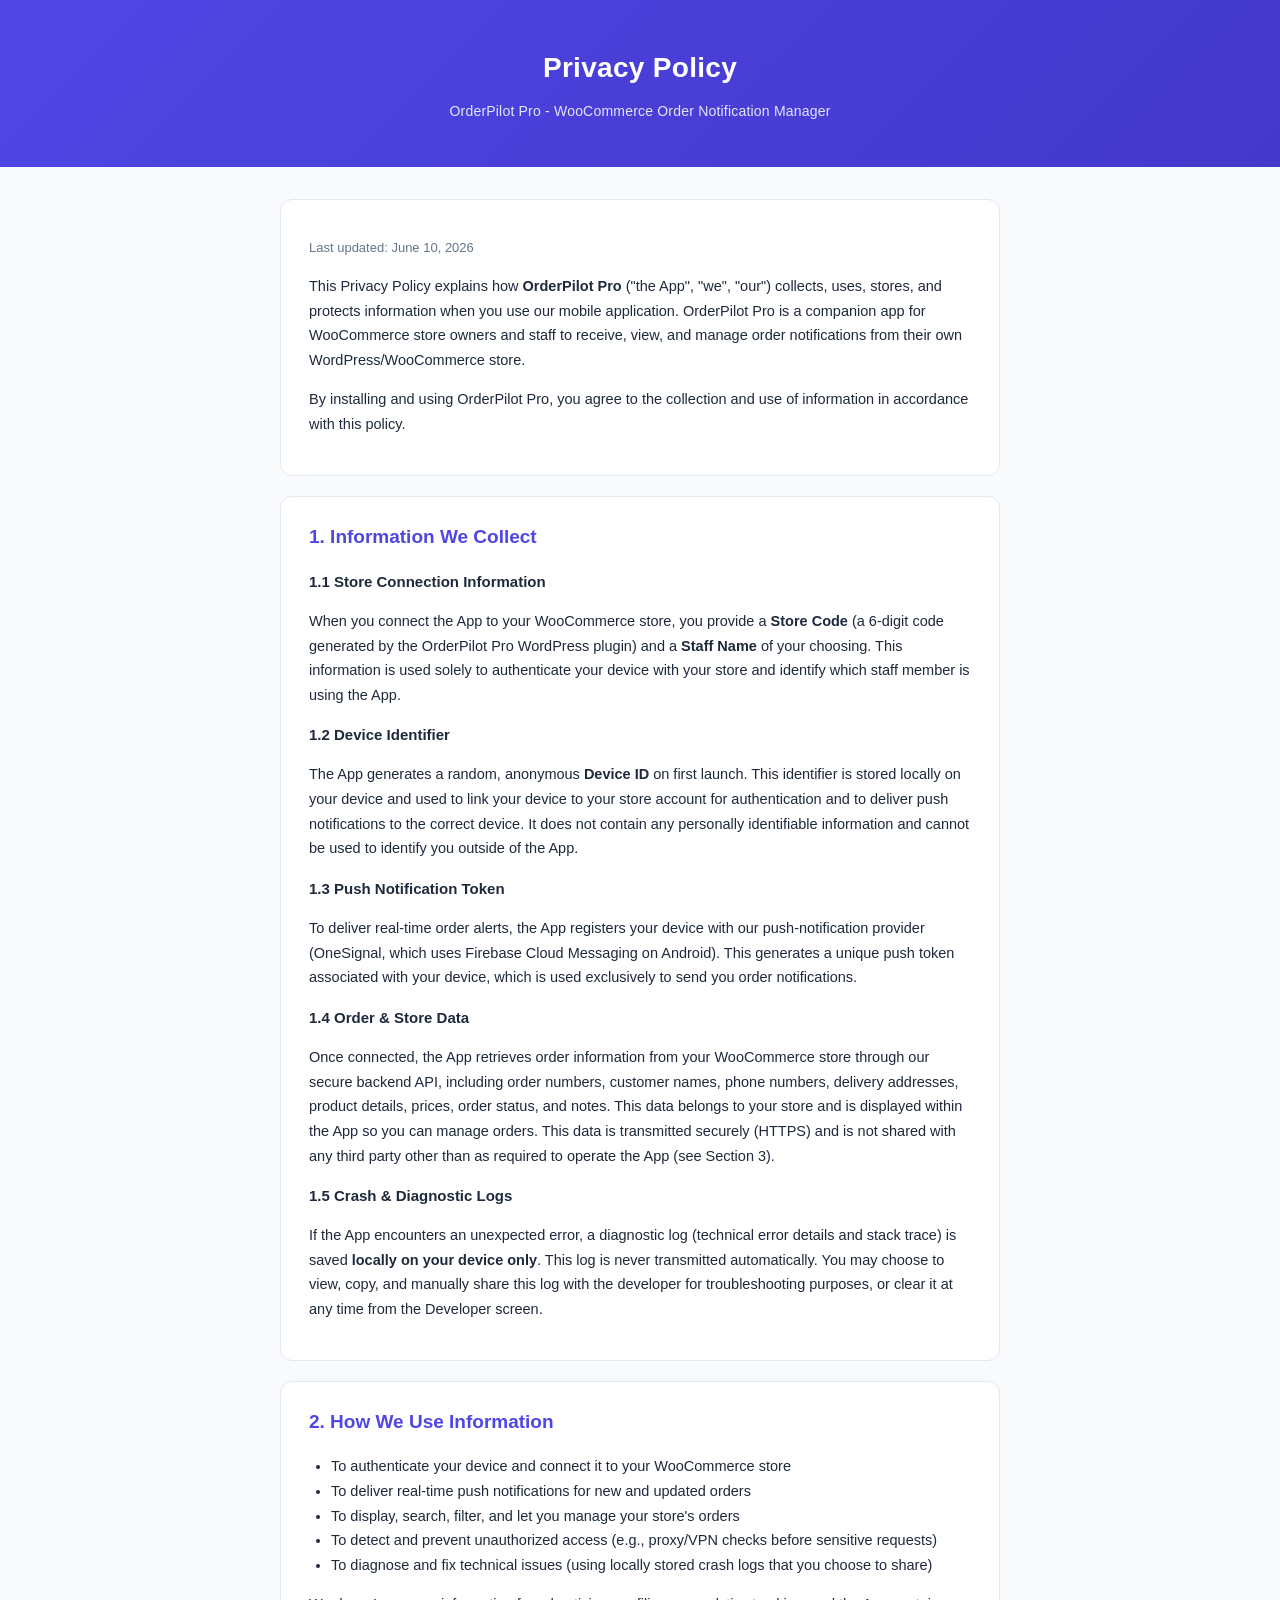
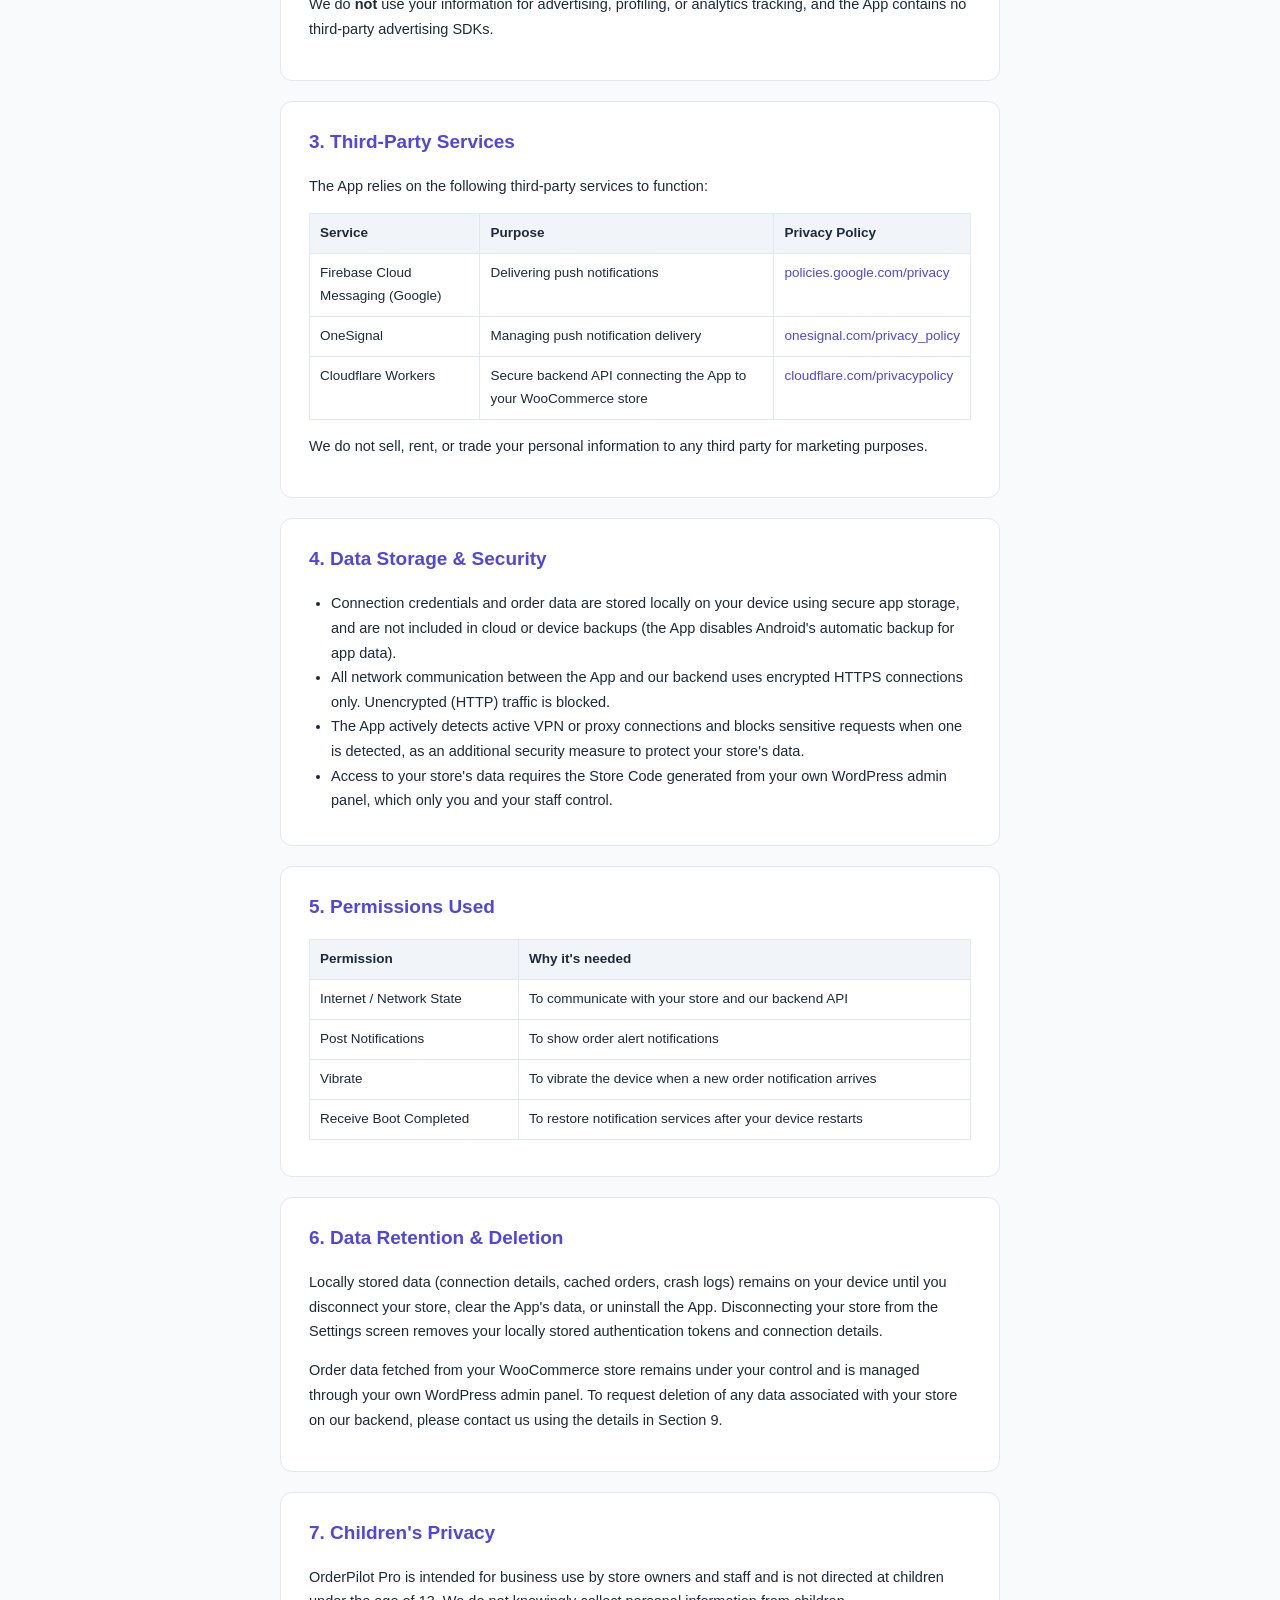
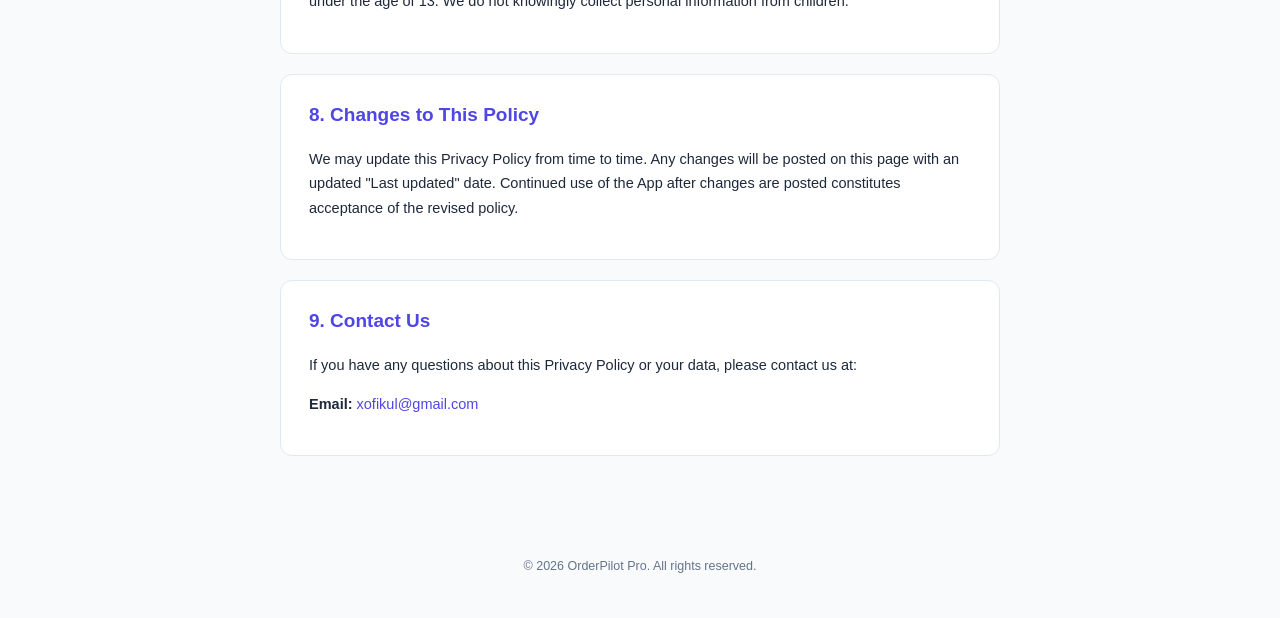
<file: Policy/index.html>
<!DOCTYPE html>
<html lang="en">
<head>
<meta charset="UTF-8">
<meta name="viewport" content="width=device-width, initial-scale=1.0">
<title>Privacy Policy - OrderPilot Pro</title>
<style>
  :root {
    --primary: #4f46e5;
    --bg: #f8fafc;
    --surface: #ffffff;
    --border: #e2e8f0;
    --text: #1e293b;
    --muted: #64748b;
  }
  * { box-sizing: border-box; }
  body {
    margin: 0;
    font-family: -apple-system, BlinkMacSystemFont, "Segoe UI", Roboto, Helvetica, Arial, sans-serif;
    background: var(--bg);
    color: var(--text);
    line-height: 1.7;
  }
  header {
    background: linear-gradient(135deg, #4f46e5 0%, #4338ca 100%);
    color: #fff;
    padding: 44px 20px;
    text-align: center;
  }
  header h1 {
    margin: 0 0 8px;
    font-size: 28px;
    letter-spacing: 0.3px;
  }
  header p {
    margin: 0;
    color: #e0e7ff;
    font-size: 14px;
    font-weight: 500;
    letter-spacing: 0.2px;
  }
  main {
    max-width: 760px;
    margin: 0 auto;
    padding: 32px 20px 80px;
  }
  .card {
    background: var(--surface);
    border: 1px solid var(--border);
    border-radius: 12px;
    padding: 24px 28px;
    margin-bottom: 20px;
  }
  h2 {
    font-size: 19px;
    margin-top: 0;
    color: var(--primary);
  }
  h3 {
    font-size: 15px;
    margin-bottom: 6px;
  }
  p, li {
    font-size: 14.5px;
    color: var(--text);
  }
  ul {
    padding-left: 22px;
    margin: 8px 0;
  }
  a {
    color: var(--primary);
    text-decoration: none;
  }
  a:hover { text-decoration: underline; }
  .muted {
    color: var(--muted);
    font-size: 13px;
  }
  table {
    width: 100%;
    border-collapse: collapse;
    margin: 12px 0;
    font-size: 13.5px;
  }
  th, td {
    border: 1px solid var(--border);
    padding: 8px 10px;
    text-align: left;
    vertical-align: top;
  }
  th {
    background: #f1f5f9;
  }
  footer {
    text-align: center;
    color: var(--muted);
    font-size: 12.5px;
    padding-bottom: 40px;
  }
</style>
</head>
<body>

<header>
  <h1>Privacy Policy</h1>
  <p>OrderPilot Pro - WooCommerce Order Notification Manager</p>
</header>

<main>

  <div class="card">
    <p class="muted">Last updated: June 10, 2026</p>
    <p>
      This Privacy Policy explains how <strong>OrderPilot Pro</strong> ("the App", "we", "our")
      collects, uses, stores, and protects information when you use our mobile application.
      OrderPilot Pro is a companion app for WooCommerce store owners and staff to receive,
      view, and manage order notifications from their own WordPress/WooCommerce store.
    </p>
    <p>
      By installing and using OrderPilot Pro, you agree to the collection and use of
      information in accordance with this policy.
    </p>
  </div>

  <div class="card">
    <h2>1. Information We Collect</h2>

    <h3>1.1 Store Connection Information</h3>
    <p>
      When you connect the App to your WooCommerce store, you provide a
      <strong>Store Code</strong> (a 6-digit code generated by the OrderPilot Pro
      WordPress plugin) and a <strong>Staff Name</strong> of your choosing. This
      information is used solely to authenticate your device with your store and
      identify which staff member is using the App.
    </p>

    <h3>1.2 Device Identifier</h3>
    <p>
      The App generates a random, anonymous <strong>Device ID</strong> on first launch.
      This identifier is stored locally on your device and used to link your device
      to your store account for authentication and to deliver push notifications to
      the correct device. It does not contain any personally identifiable information
      and cannot be used to identify you outside of the App.
    </p>

    <h3>1.3 Push Notification Token</h3>
    <p>
      To deliver real-time order alerts, the App registers your device with our
      push-notification provider (OneSignal, which uses Firebase Cloud Messaging on
      Android). This generates a unique push token associated with your device,
      which is used exclusively to send you order notifications.
    </p>

    <h3>1.4 Order &amp; Store Data</h3>
    <p>
      Once connected, the App retrieves order information from your WooCommerce
      store through our secure backend API, including order numbers, customer
      names, phone numbers, delivery addresses, product details, prices, order
      status, and notes. This data belongs to your store and is displayed within
      the App so you can manage orders. This data is transmitted securely
      (HTTPS) and is not shared with any third party other than as required to
      operate the App (see Section 3).
    </p>

    <h3>1.5 Crash &amp; Diagnostic Logs</h3>
    <p>
      If the App encounters an unexpected error, a diagnostic log (technical error
      details and stack trace) is saved <strong>locally on your device only</strong>.
      This log is never transmitted automatically. You may choose to view, copy,
      and manually share this log with the developer for troubleshooting purposes,
      or clear it at any time from the Developer screen.
    </p>
  </div>

  <div class="card">
    <h2>2. How We Use Information</h2>
    <ul>
      <li>To authenticate your device and connect it to your WooCommerce store</li>
      <li>To deliver real-time push notifications for new and updated orders</li>
      <li>To display, search, filter, and let you manage your store's orders</li>
      <li>To detect and prevent unauthorized access (e.g., proxy/VPN checks before
        sensitive requests)</li>
      <li>To diagnose and fix technical issues (using locally stored crash logs that
        you choose to share)</li>
    </ul>
    <p>We do <strong>not</strong> use your information for advertising, profiling, or
      analytics tracking, and the App contains no third-party advertising SDKs.</p>
  </div>

  <div class="card">
    <h2>3. Third-Party Services</h2>
    <p>The App relies on the following third-party services to function:</p>
    <table>
      <tr><th>Service</th><th>Purpose</th><th>Privacy Policy</th></tr>
      <tr>
        <td>Firebase Cloud Messaging (Google)</td>
        <td>Delivering push notifications</td>
        <td><a href="https://policies.google.com/privacy" target="_blank" rel="noopener">policies.google.com/privacy</a></td>
      </tr>
      <tr>
        <td>OneSignal</td>
        <td>Managing push notification delivery</td>
        <td><a href="https://onesignal.com/privacy_policy" target="_blank" rel="noopener">onesignal.com/privacy_policy</a></td>
      </tr>
      <tr>
        <td>Cloudflare Workers</td>
        <td>Secure backend API connecting the App to your WooCommerce store</td>
        <td><a href="https://www.cloudflare.com/privacypolicy/" target="_blank" rel="noopener">cloudflare.com/privacypolicy</a></td>
      </tr>
    </table>
    <p>
      We do not sell, rent, or trade your personal information to any third party
      for marketing purposes.
    </p>
  </div>

  <div class="card">
    <h2>4. Data Storage &amp; Security</h2>
    <ul>
      <li>Connection credentials and order data are stored locally on your device
        using secure app storage, and are not included in cloud or device backups
        (the App disables Android's automatic backup for app data).</li>
      <li>All network communication between the App and our backend uses encrypted
        HTTPS connections only. Unencrypted (HTTP) traffic is blocked.</li>
      <li>The App actively detects active VPN or proxy connections and blocks
        sensitive requests when one is detected, as an additional security
        measure to protect your store's data.</li>
      <li>Access to your store's data requires the Store Code generated from your
        own WordPress admin panel, which only you and your staff control.</li>
    </ul>
  </div>

  <div class="card">
    <h2>5. Permissions Used</h2>
    <table>
      <tr><th>Permission</th><th>Why it's needed</th></tr>
      <tr><td>Internet / Network State</td><td>To communicate with your store and our backend API</td></tr>
      <tr><td>Post Notifications</td><td>To show order alert notifications</td></tr>
      <tr><td>Vibrate</td><td>To vibrate the device when a new order notification arrives</td></tr>
      <tr><td>Receive Boot Completed</td><td>To restore notification services after your device restarts</td></tr>
    </table>
  </div>

  <div class="card">
    <h2>6. Data Retention &amp; Deletion</h2>
    <p>
      Locally stored data (connection details, cached orders, crash logs) remains
      on your device until you disconnect your store, clear the App's data, or
      uninstall the App. Disconnecting your store from the Settings screen removes
      your locally stored authentication tokens and connection details.
    </p>
    <p>
      Order data fetched from your WooCommerce store remains under your control
      and is managed through your own WordPress admin panel. To request deletion
      of any data associated with your store on our backend, please contact us
      using the details in Section 9.
    </p>
  </div>

  <div class="card">
    <h2>7. Children's Privacy</h2>
    <p>
      OrderPilot Pro is intended for business use by store owners and staff and is
      not directed at children under the age of 13. We do not knowingly collect
      personal information from children.
    </p>
  </div>

  <div class="card">
    <h2>8. Changes to This Policy</h2>
    <p>
      We may update this Privacy Policy from time to time. Any changes will be
      posted on this page with an updated "Last updated" date. Continued use of
      the App after changes are posted constitutes acceptance of the revised
      policy.
    </p>
  </div>

  <div class="card">
    <h2>9. Contact Us</h2>
    <p>
      If you have any questions about this Privacy Policy or your data, please
      contact us at:
    </p>
    <p>
      <strong>Email:</strong> <a href="mailto:xofikul@gmail.com">xofikul@gmail.com</a>
    </p>
  </div>

</main>

<footer>
  &copy; 2026 OrderPilot Pro. All rights reserved.
</footer>

</body>
</html>
</file>
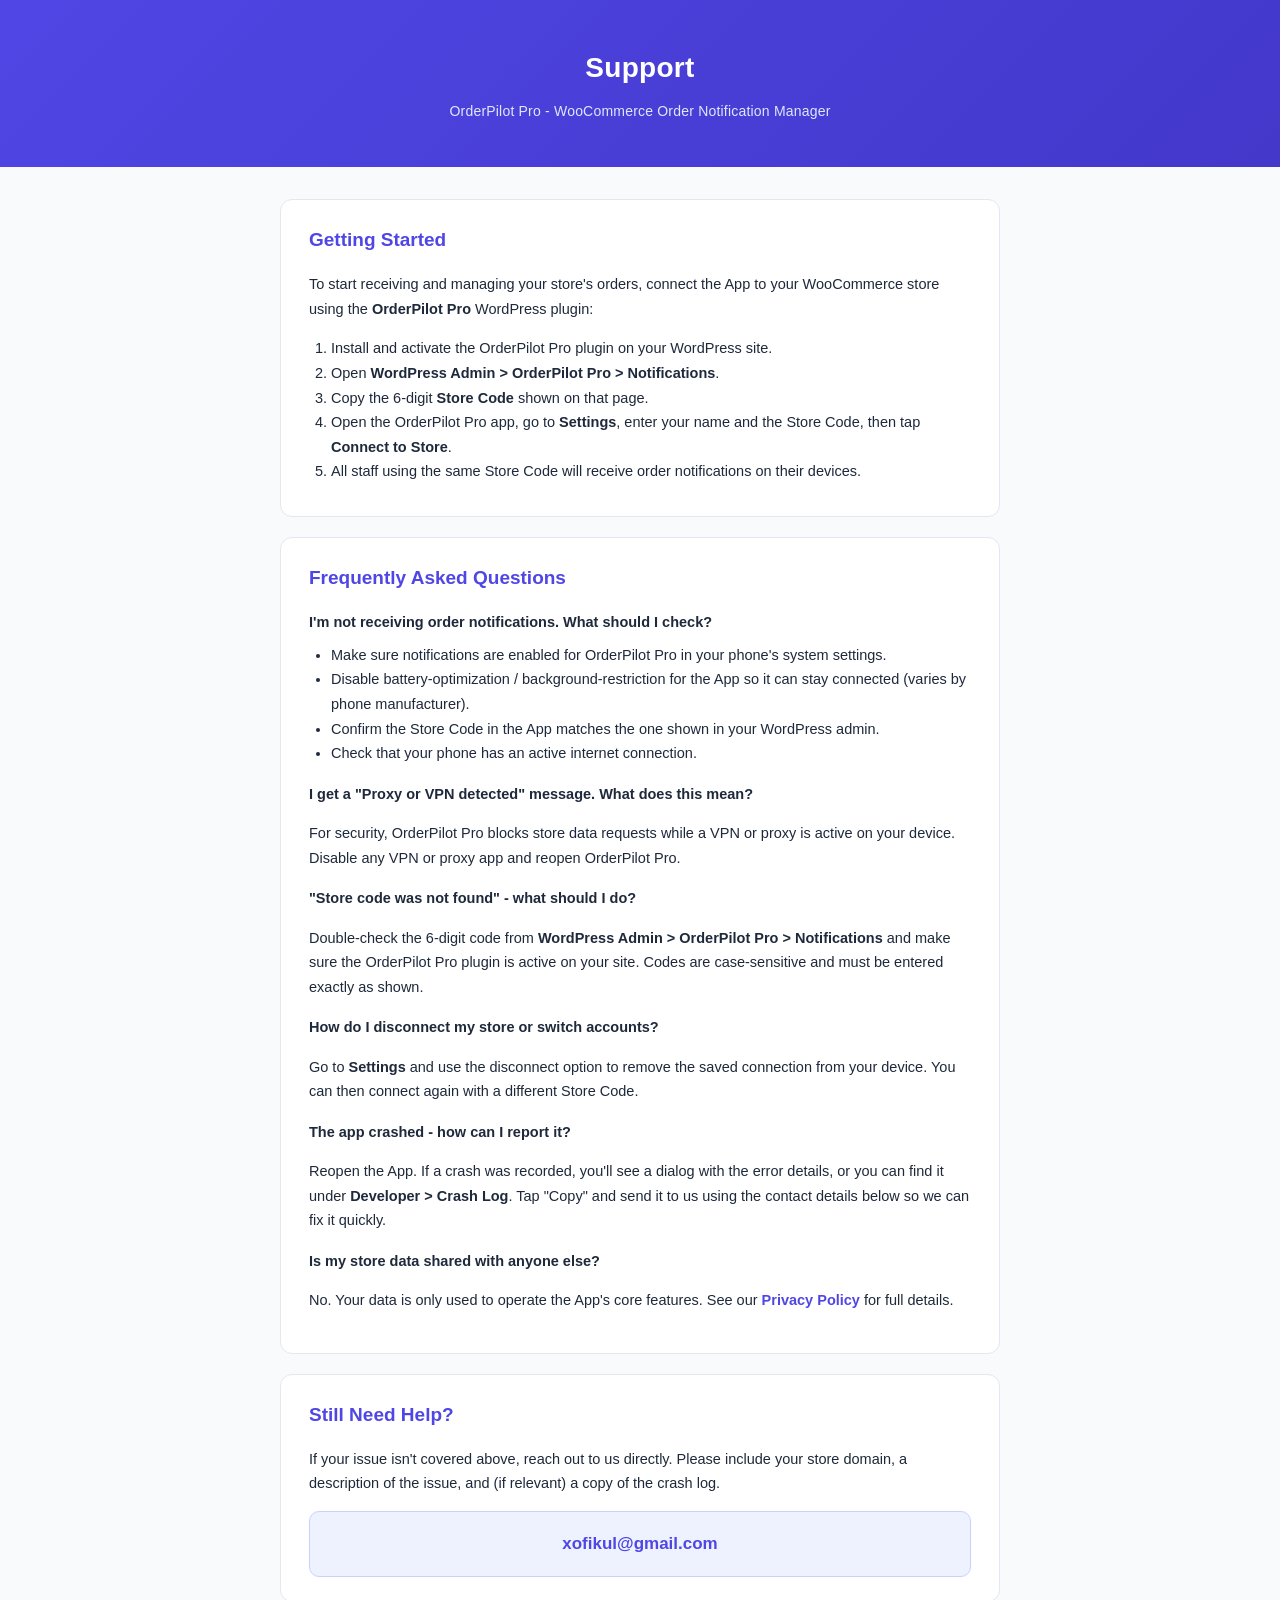
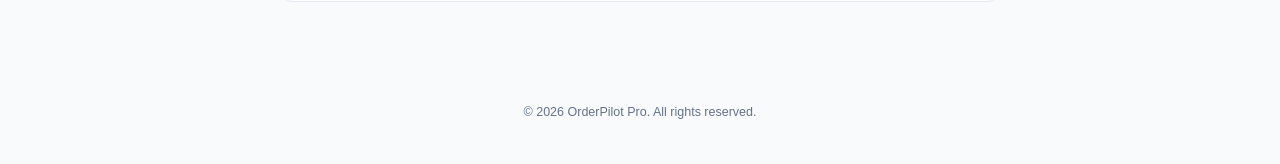
<file: support/index.html>
<!DOCTYPE html>
<html lang="en">
<head>
<meta charset="UTF-8">
<meta name="viewport" content="width=device-width, initial-scale=1.0">
<title>Support - OrderPilot Pro</title>
<style>
  :root {
    --primary: #4f46e5;
    --bg: #f8fafc;
    --surface: #ffffff;
    --border: #e2e8f0;
    --text: #1e293b;
    --muted: #64748b;
  }
  * { box-sizing: border-box; }
  body {
    margin: 0;
    font-family: -apple-system, BlinkMacSystemFont, "Segoe UI", Roboto, Helvetica, Arial, sans-serif;
    background: var(--bg);
    color: var(--text);
    line-height: 1.7;
  }
  header {
    background: linear-gradient(135deg, #4f46e5 0%, #4338ca 100%);
    color: #fff;
    padding: 44px 20px;
    text-align: center;
  }
  header h1 {
    margin: 0 0 8px;
    font-size: 28px;
    letter-spacing: 0.3px;
  }
  header p {
    margin: 0;
    color: #e0e7ff;
    font-size: 14px;
    font-weight: 500;
    letter-spacing: 0.2px;
  }
  main {
    max-width: 760px;
    margin: 0 auto;
    padding: 32px 20px 80px;
  }
  .card {
    background: var(--surface);
    border: 1px solid var(--border);
    border-radius: 12px;
    padding: 24px 28px;
    margin-bottom: 20px;
  }
  h2 {
    font-size: 19px;
    margin-top: 0;
    color: var(--primary);
  }
  h3 {
    font-size: 15px;
    margin-bottom: 6px;
  }
  p, li {
    font-size: 14.5px;
    color: var(--text);
  }
  ol, ul {
    padding-left: 22px;
    margin: 8px 0;
  }
  a {
    color: var(--primary);
    text-decoration: none;
    font-weight: 600;
  }
  a:hover { text-decoration: underline; }
  .muted {
    color: var(--muted);
    font-size: 13px;
  }
  .faq-q {
    font-weight: 700;
    margin-bottom: 4px;
  }
  .faq-item {
    margin-bottom: 16px;
  }
  .contact-box {
    background: #eef2ff;
    border: 1px solid #c7d2fe;
    border-radius: 10px;
    padding: 18px 20px;
    text-align: center;
  }
  .contact-box a {
    font-size: 17px;
  }
  footer {
    text-align: center;
    color: var(--muted);
    font-size: 12.5px;
    padding-bottom: 40px;
  }
</style>
</head>
<body>

<header>
  <h1>Support</h1>
  <p>OrderPilot Pro - WooCommerce Order Notification Manager</p>
</header>

<main>

  <div class="card">
    <h2>Getting Started</h2>
    <p>To start receiving and managing your store's orders, connect the App to your
      WooCommerce store using the <strong>OrderPilot Pro</strong> WordPress plugin:</p>
    <ol>
      <li>Install and activate the OrderPilot Pro plugin on your WordPress site.</li>
      <li>Open <strong>WordPress Admin &gt; OrderPilot Pro &gt; Notifications</strong>.</li>
      <li>Copy the 6-digit <strong>Store Code</strong> shown on that page.</li>
      <li>Open the OrderPilot Pro app, go to <strong>Settings</strong>, enter your
        name and the Store Code, then tap <strong>Connect to Store</strong>.</li>
      <li>All staff using the same Store Code will receive order notifications on
        their devices.</li>
    </ol>
  </div>

  <div class="card">
    <h2>Frequently Asked Questions</h2>

    <div class="faq-item">
      <p class="faq-q">I'm not receiving order notifications. What should I check?</p>
      <ul>
        <li>Make sure notifications are enabled for OrderPilot Pro in your phone's
          system settings.</li>
        <li>Disable battery-optimization / background-restriction for the App so it
          can stay connected (varies by phone manufacturer).</li>
        <li>Confirm the Store Code in the App matches the one shown in your
          WordPress admin.</li>
        <li>Check that your phone has an active internet connection.</li>
      </ul>
    </div>

    <div class="faq-item">
      <p class="faq-q">I get a "Proxy or VPN detected" message. What does this mean?</p>
      <p>For security, OrderPilot Pro blocks store data requests while a VPN or
        proxy is active on your device. Disable any VPN or proxy app and reopen
        OrderPilot Pro.</p>
    </div>

    <div class="faq-item">
      <p class="faq-q">"Store code was not found" - what should I do?</p>
      <p>Double-check the 6-digit code from <strong>WordPress Admin &gt; OrderPilot
        Pro &gt; Notifications</strong> and make sure the OrderPilot Pro plugin is
        active on your site. Codes are case-sensitive and must be entered exactly
        as shown.</p>
    </div>

    <div class="faq-item">
      <p class="faq-q">How do I disconnect my store or switch accounts?</p>
      <p>Go to <strong>Settings</strong> and use the disconnect option to remove
        the saved connection from your device. You can then connect again with a
        different Store Code.</p>
    </div>

    <div class="faq-item">
      <p class="faq-q">The app crashed - how can I report it?</p>
      <p>Reopen the App. If a crash was recorded, you'll see a dialog with the
        error details, or you can find it under <strong>Developer &gt; Crash
        Log</strong>. Tap "Copy" and send it to us using the contact details
        below so we can fix it quickly.</p>
    </div>

    <div class="faq-item">
      <p class="faq-q">Is my store data shared with anyone else?</p>
      <p>No. Your data is only used to operate the App's core features. See our
        <a href="privacy-policy.html">Privacy Policy</a> for full details.</p>
    </div>
  </div>

  <div class="card">
    <h2>Still Need Help?</h2>
    <p>If your issue isn't covered above, reach out to us directly. Please include
      your store domain, a description of the issue, and (if relevant) a copy of
      the crash log.</p>
    <div class="contact-box">
      <a href="mailto:xofikul@gmail.com">xofikul@gmail.com</a>
    </div>
  </div>

</main>

<footer>
  &copy; 2026 OrderPilot Pro. All rights reserved.
</footer>

</body>
</html>
</file>
